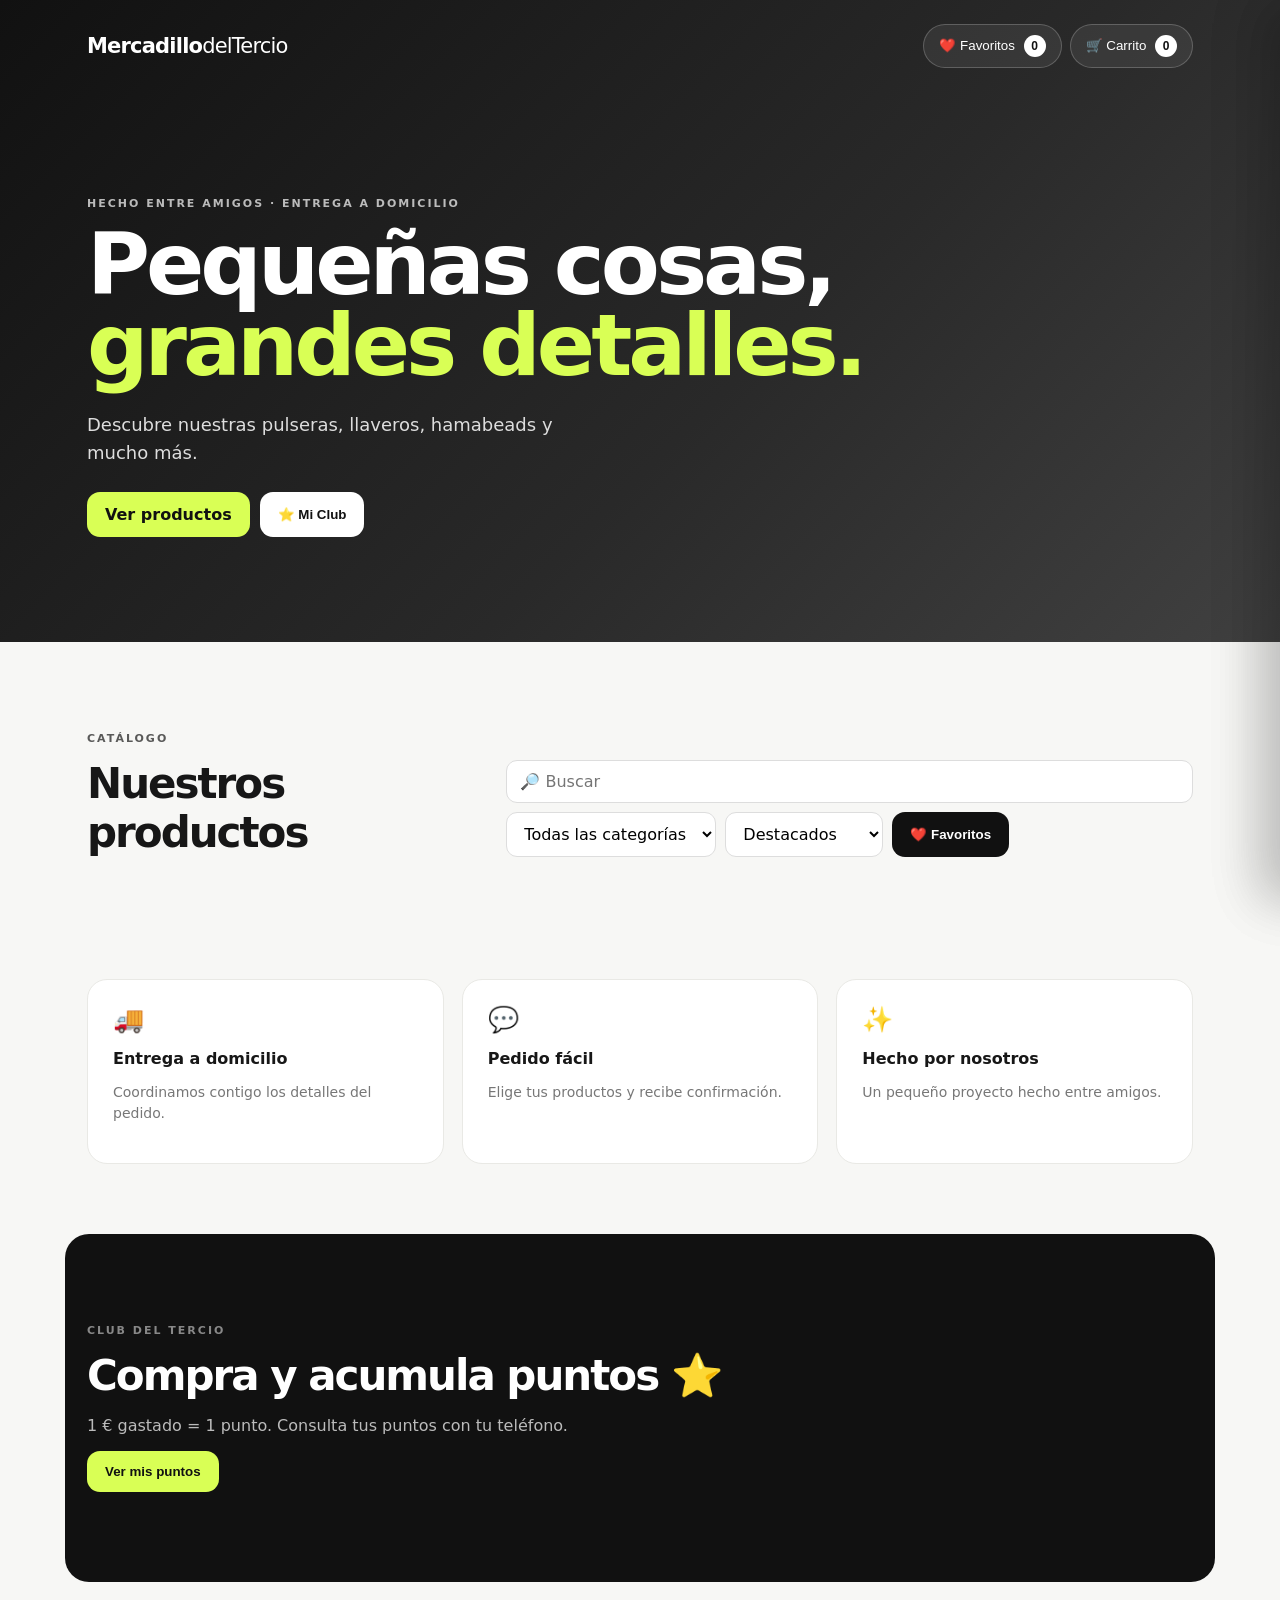
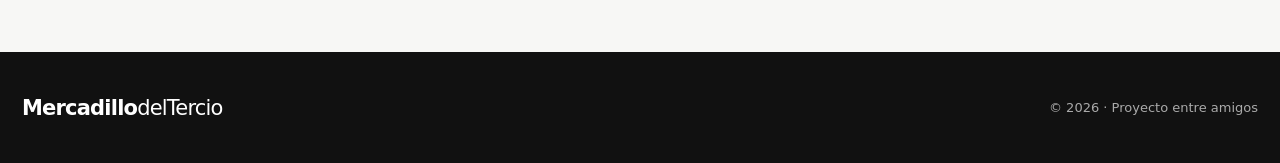
<file: index.html>
<!doctype html>
<html lang="es">
<head>
<meta charset="utf-8"><meta name="viewport" content="width=device-width,initial-scale=1">
<meta name="description" content="Mercadillo del Tercio">
<title>Mercadillo del Tercio</title>
<link rel="stylesheet" href="styles.css">
</head>
<body>
<header class="hero">
<nav class="nav">
<a class="logo" href="#">Mercadillo<span>delTercio</span></a>
<div class="nav-actions">
<button id="favoritesBtn" class="cart-btn">❤️ Favoritos <b id="favoritesCount">0</b></button>
<button id="openCart" class="cart-btn">🛒 Carrito <b id="cartCount">0</b></button>
</div>
</nav>
<div class="hero-content">
<p class="eyebrow">Hecho entre amigos · Entrega a domicilio</p>
<h1>Pequeñas cosas,<br><span>grandes detalles.</span></h1>
<p>Descubre nuestras pulseras, llaveros, hamabeads y mucho más.</p>
<div class="hero-actions"><a href="#productos" class="primary">Ver productos</a><button class="secondary" id="clubBtn">⭐ Mi Club</button></div>
</div>
</header>

<main>
<section class="section" id="productos">
<div class="section-title">
<div><p class="eyebrow">Catálogo</p><h2>Nuestros productos</h2></div>
<div class="toolbar">
<input id="searchProducts" class="search" placeholder="🔎 Buscar">
<select id="categoryFilter"><option value="">Todas las categorías</option></select>
<select id="sortProducts"><option value="featured">Destacados</option><option value="bestsellers">Más vendidos</option><option value="newest">Novedades</option><option value="priceAsc">Precio menor</option><option value="priceDesc">Precio mayor</option></select>
<button id="showFavorites" class="extra-btn">❤️ Favoritos</button>
</div>
</div>
<div id="featuredWrap"></div>
<div class="grid" id="productGrid"></div>
</section>

<section class="info">
<div><span>🚚</span><strong>Entrega a domicilio</strong><p>Coordinamos contigo los detalles del pedido.</p></div>
<div><span>💬</span><strong>Pedido fácil</strong><p>Elige tus productos y recibe confirmación.</p></div>
<div><span>✨</span><strong>Hecho por nosotros</strong><p>Un pequeño proyecto hecho entre amigos.</p></div>
</section>

<section class="section club-box">
<div><p class="eyebrow">Club del Tercio</p><h2>Compra y acumula puntos ⭐</h2><p>1 € gastado = 1 punto. Consulta tus puntos con tu teléfono.</p><button class="primary" id="clubBtn2">Ver mis puntos</button></div>
</section>
</main>

<div class="overlay" id="overlay"></div>

<aside class="cart" id="cart">
<div class="cart-head"><h2>Tu pedido</h2><button type="button" id="closeCart" class="icon-btn">✕</button></div>
<div id="cartItems" class="cart-items"></div>
<div class="cart-bottom">
<div class="coupon-row"><input id="coupon" placeholder="Código de descuento"><button type="button" id="applyCoupon" class="small-btn">Aplicar</button></div>
<div id="couponMessage" class="small"></div>
<div class="total"><span>Total</span><strong id="cartTotal">0,00 €</strong></div>
<button type="button" class="primary full" id="checkoutBtn">Hacer pedido</button>
</div>
</aside>

<aside class="cart" id="favoritesPanel">
<div class="cart-head"><h2>❤️ Favoritos</h2><button type="button" id="closeFavorites" class="icon-btn">✕</button></div>
<div id="favoriteItems" class="cart-items"></div>
</aside>

<dialog id="checkoutDialog">
<form id="checkoutForm">
<button type="button" class="dialog-close" onclick="this.closest('dialog').close()">✕</button>
<p class="eyebrow">Último paso</p><h2>Datos de entrega</h2>
<label>Nombre<input required id="name"></label>
<label>Teléfono<input required id="phone"></label>
<label>Dirección<textarea required id="address" rows="3"></textarea></label>
<label>Notas (opcional)<textarea id="notes" rows="2"></textarea></label>
<button class="primary full" type="submit">Confirmar pedido</button>
</form>
</dialog>

<dialog id="clubDialog">
<form id="clubForm">
<button type="button" class="dialog-close" onclick="this.closest('dialog').close()">✕</button>
<p class="eyebrow">Club del Tercio</p><h2>⭐ Tus puntos</h2>
<label>Teléfono<input required id="clubPhone"></label>
<button class="primary full" type="submit">Consultar puntos</button>
<div id="clubResult" class="club-result"></div>
</form>
</dialog>

<dialog id="reviewDialog">
<form id="reviewForm">
<button type="button" class="dialog-close" onclick="this.closest('dialog').close()">✕</button>
<p class="eyebrow">Valorar producto</p><h2>⭐ Tu opinión</h2>
<input type="hidden" id="reviewProductId">
<label>Nombre<input id="reviewName" maxlength="40"></label>
<label>Valoración<select id="reviewRating"><option value="5">5 ⭐⭐⭐⭐⭐</option><option value="4">4 ⭐⭐⭐⭐</option><option value="3">3 ⭐⭐⭐</option><option value="2">2 ⭐⭐</option><option value="1">1 ⭐</option></select></label>
<label>Comentario<textarea id="reviewText" rows="3"></textarea></label>
<button class="primary full" type="submit">Enviar valoración</button>
</form>
</dialog>

<footer><div class="logo">Mercadillo<span>delTercio</span></div><p>© 2026 · Proyecto entre amigos</p></footer>
<script src="app.js"></script>
</body>
</html>
</file>
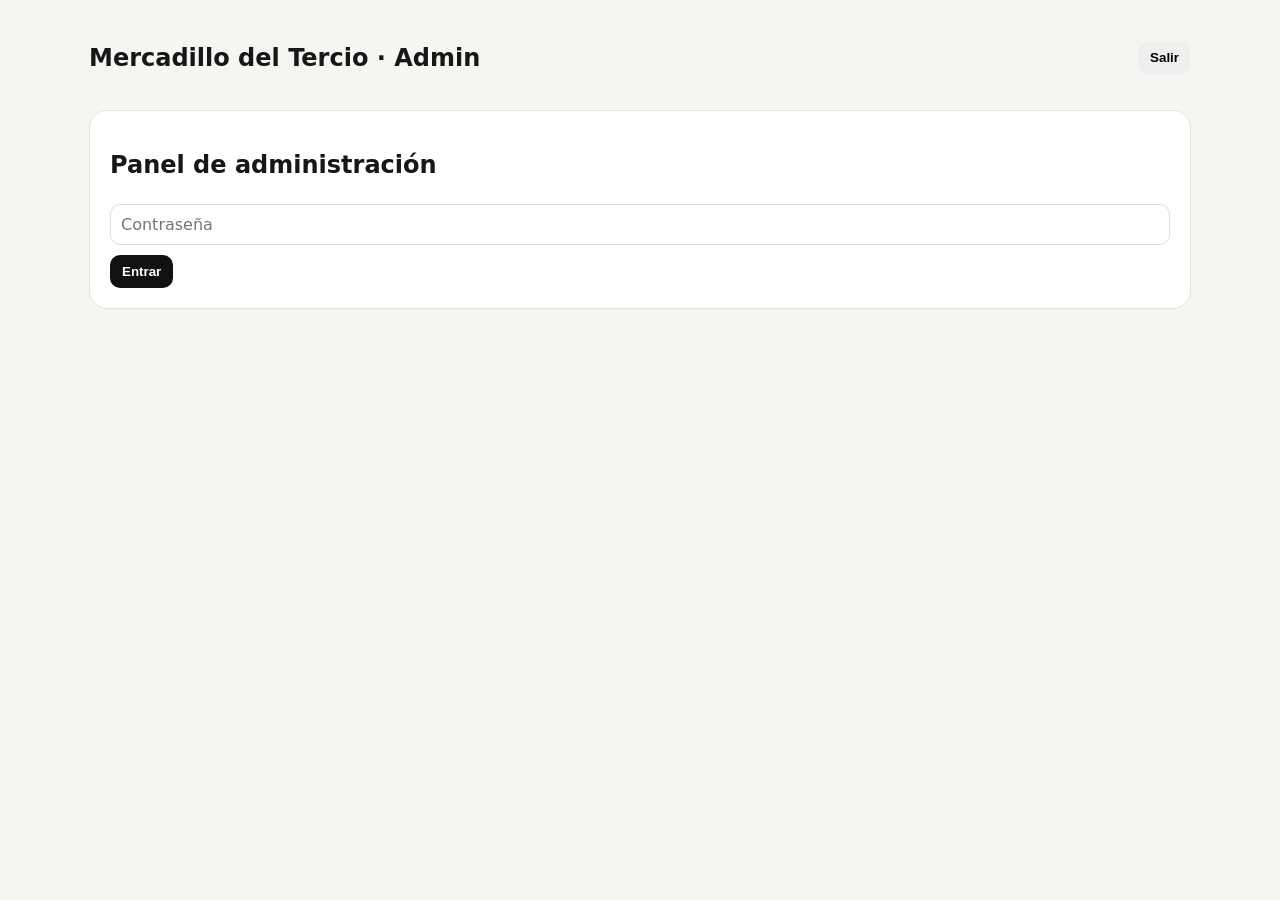
<file: admin.html>
<!doctype html>
<html lang="es"><head><meta charset="utf-8"><meta name="viewport" content="width=device-width,initial-scale=1"><title>Admin · Mercadillo del Tercio</title>
<style>*{box-sizing:border-box}body{margin:0;font-family:system-ui,-apple-system,Segoe UI,sans-serif;background:#f5f5f2;color:#171717}.wrap{max-width:1150px;margin:auto;padding:24px}.top{display:flex;justify-content:space-between;align-items:center}.card{background:#fff;border:1px solid #e4e4df;border-radius:18px;padding:20px;margin:18px 0}.grid{display:grid;grid-template-columns:repeat(2,1fr);gap:12px}.stats{display:grid;grid-template-columns:repeat(6,1fr);gap:10px}.stat{background:#fafafa;border:1px solid #eee;padding:12px;border-radius:12px}.stat b{display:block;font-size:22px}.tabs{display:flex;gap:8px;flex-wrap:wrap;margin-bottom:15px}.tab{border:1px solid #ddd;background:#fff;border-radius:999px;padding:9px 13px;cursor:pointer}.active{background:#111;color:#fff}.hidden{display:none!important}input,textarea,select{width:100%;padding:10px;margin-top:5px;border:1px solid #ddd;border-radius:10px;font:inherit}.btn{border:0;border-radius:10px;padding:9px 12px;font-weight:800;cursor:pointer}.primary{background:#111;color:#fff}.danger{background:#ffe1e1;color:#900}.table{overflow:auto}table{width:100%;border-collapse:collapse}th,td{padding:8px;border-bottom:1px solid #eee;text-align:left;font-size:13px}.msg{display:none;background:#eff7d7;padding:10px;border-radius:9px}.msg.on{display:block}@media(max-width:850px){.grid,.stats{grid-template-columns:1fr 1fr}}@media(max-width:550px){.grid,.stats{grid-template-columns:1fr}}</style>
</head><body><div class="wrap"><div class="top"><h2>Mercadillo del Tercio · Admin</h2><button id="logout" class="btn">Salir</button></div>
<section id="login" class="card"><h1>Panel de administración</h1><input id="pass" type="password" placeholder="Contraseña"><button id="go" class="btn primary" style="margin-top:10px">Entrar</button><div id="loginMsg" class="msg"></div></section>
<section id="panel" class="hidden"><div id="msg" class="msg"></div>
<div class="card"><div class="stats"><div class="stat">Ventas<b id="sales">0 €</b></div><div class="stat">Pedidos<b id="ordersCount">0</b></div><div class="stat">Productos<b id="productsCount">0</b></div><div class="stat">Poco stock<b id="low">0</b></div><div class="stat">Pendientes<b id="pending">0</b></div><div class="stat">Entregados<b id="delivered">0</b></div></div></div>
<div class="tabs"><button class="tab active" data-tab="productsTab">🛍️ Productos</button><button class="tab" data-tab="ordersTab">📦 Historial y estados</button><button class="tab" data-tab="couponsTab">🎟️ Cupones</button></div>
<section id="productsTab"><div class="card"><h2>Añadir producto</h2><form id="addForm"><div class="grid"><label>Nombre<input required id="productName"></label><label>Precio<input required id="productPrice" type="number" min="0" step="0.01"></label><label>Precio anterior<input id="oldPrice" type="number" min="0" step="0.01"></label><label>Categoría<input id="category"></label><label>Stock<input required id="stock" type="number" min="0"></label><label>Emoji<input id="emoji"></label><label>Foto URL<input id="image"></label></div><label>Descripción<textarea id="description"></textarea></label><label><input id="featured" type="checkbox" style="width:auto"> Destacado</label><label><input id="isNew" type="checkbox" checked style="width:auto"> Nuevo</label><br><button class="btn primary">Añadir producto</button></form></div><div class="card"><h2>Productos</h2><div id="products" class="table"></div></div></section>
<section id="ordersTab" class="hidden"><div class="card"><h2>Historial de pedidos</h2><div id="orders" class="table"></div></div></section>
<section id="couponsTab" class="hidden"><div class="card"><h2>Cupones</h2><form id="couponForm" class="grid"><label>Código<input required id="couponCode"></label><label>Tipo<select id="couponType"><option value="percent">%</option><option value="fixed">€</option></select></label><label>Valor<input required id="couponValue" type="number" min="0" step="0.01"></label><div><br><button class="btn primary">Añadir</button></div></form><div id="coupons" class="table"></div></div></section>
</section></div>
<script>
const API="https://script.google.com/macros/s/AKfycbwbwCPAaHm83HLa119PATjGNv47aF8_5I6Bl8PVzFWfNz8BLe99-VINh3l9AlOP0bTw6A/exec";
let password=sessionStorage.getItem("mdt-admin-password")||"";
function jsonp(url){return new Promise((resolve,reject)=>{const cb="adm_"+Date.now()+"_"+Math.random().toString(36).slice(2),s=document.createElement("script");window[cb]=d=>{delete window[cb];s.remove();resolve(d)};s.onerror=()=>{delete window[cb];s.remove();reject(Error("connection"))};s.src=url+(url.includes("?")?"&":"?")+"callback="+cb;document.body.appendChild(s)})}
function post(d){return fetch(API,{method:"POST",mode:"no-cors",headers:{"Content-Type":"text/plain"},body:JSON.stringify(d)})}
function msg(t){const e=document.getElementById("msg");e.textContent=t;e.classList.add("on");setTimeout(()=>e.classList.remove("on"),2500)}
function esc(s){return String(s??"").replace(/[&<>"']/g,m=>({"&":"&amp;","<":"&lt;",">":"&gt;","\"":"&quot;","'":"&#039;"}[m]))}
async function dashboard(){const d=await jsonp(API+"?action=dashboard&password="+encodeURIComponent(password));if(!d.ok)return;document.getElementById("sales").textContent=Number(d.stats.sales).toFixed(2).replace(".",",")+" €";document.getElementById("ordersCount").textContent=d.stats.orders;document.getElementById("productsCount").textContent=d.stats.products;document.getElementById("low").textContent=d.stats.low;document.getElementById("pending").textContent=d.stats.pending;document.getElementById("delivered").textContent=d.stats.delivered}
async function loadProducts(){const d=await jsonp(API+"?action=list");if(!d.ok)return;document.getElementById("products").innerHTML="<table><tr><th>Producto</th><th>Precio</th><th>Stock</th><th>Categoría</th><th>Acciones</th></tr>"+d.products.map(p=>`<tr><td><b>${esc(p.name)}</b><br><small>${esc(p.desc||"")}</small></td><td><input id="pr${p.id}" value="${p.price}"></td><td><input id="st${p.id}" value="${p.stock}"></td><td><input id="ca${p.id}" value="${esc(p.category||"Otros")}"></td><td><button class="btn primary" onclick="saveProduct(${p.id})">Guardar</button> <button class="btn danger" onclick="deleteProduct(${p.id})">Eliminar</button></td></tr>`).join("")+"</table>"}
async function saveProduct(id){await post({action:"edit",password,id,price:document.getElementById("pr"+id).value,stock:document.getElementById("st"+id).value,category:document.getElementById("ca"+id).value});msg("Guardado ✅");setTimeout(()=>{loadProducts();dashboard()},700)}
async function deleteProduct(id){if(!confirm("¿Eliminar?"))return;await post({action:"delete",password,id});msg("Eliminado ✅");setTimeout(()=>{loadProducts();dashboard()},700)}
async function loadOrders(){const d=await jsonp(API+"?action=orders&password="+encodeURIComponent(password));if(!d.ok)return;document.getElementById("orders").innerHTML="<table><tr><th>Pedido</th><th>Cliente</th><th>Total</th><th>Estado</th></tr>"+d.orders.map(o=>`<tr><td>${esc(o.id)}<br><small>${new Date(o.date).toLocaleString()}</small></td><td>${esc(o.name)}<br>${esc(o.phone)}<br>${esc(o.address)}</td><td>${Number(o.total||0).toFixed(2).replace(".",",")} €</td><td><select onchange="statusOrder('${esc(o.id)}',this.value)">${["pendiente","preparando","enviado","entregado","cancelado"].map(s=>`<option ${o.status===s?"selected":""}>${s}</option>`).join("")}</select></td></tr>`).join("")+"</table>"}
async function statusOrder(id,status){await post({action:"status",password,id,status});msg("Estado actualizado ✅");setTimeout(()=>{loadOrders();dashboard()},700)}
async function loadCoupons(){const d=await jsonp(API+"?action=list");if(!d.ok)return;document.getElementById("coupons").innerHTML="<table><tr><th>Código</th><th>Tipo</th><th>Valor</th></tr>"+d.coupons.map(c=>`<tr><td>${esc(c.code)}</td><td>${esc(c.type)}</td><td>${c.value}</td></tr>`).join("")+"</table>"}
document.getElementById("go").onclick=async()=>{const v=document.getElementById("pass").value.trim();if(!v)return;try{const d=await jsonp(API+"?action=auth&password="+encodeURIComponent(v));if(!d.ok){document.getElementById("loginMsg").textContent="Contraseña incorrecta";document.getElementById("loginMsg").classList.add("on");return}password=v;sessionStorage.setItem("mdt-admin-password",password);document.getElementById("login").classList.add("hidden");document.getElementById("panel").classList.remove("hidden");dashboard();loadProducts()}catch(e){document.getElementById("loginMsg").textContent="No se pudo conectar";document.getElementById("loginMsg").classList.add("on")}};
document.getElementById("pass").addEventListener("keydown",e=>{if(e.key==="Enter")document.getElementById("go").click()});document.getElementById("logout").onclick=()=>{sessionStorage.removeItem("mdt-admin-password");location.reload()};
document.querySelectorAll(".tab").forEach(b=>b.onclick=()=>{document.querySelectorAll(".tab").forEach(x=>x.classList.remove("active"));b.classList.add("active");["productsTab","ordersTab","couponsTab"].forEach(x=>document.getElementById(x).classList.toggle("hidden",x!==b.dataset.tab));if(b.dataset.tab==="ordersTab")loadOrders();if(b.dataset.tab==="couponsTab")loadCoupons()});
document.getElementById("addForm").onsubmit=async e=>{e.preventDefault();await post({action:"add",password,name:document.getElementById("productName").value,price:document.getElementById("productPrice").value,oldPrice:document.getElementById("oldPrice").value,category:document.getElementById("category").value,stock:document.getElementById("stock").value,emoji:document.getElementById("emoji").value,image:document.getElementById("image").value,desc:document.getElementById("description").value,featured:document.getElementById("featured").checked,isNew:document.getElementById("isNew").checked});e.target.reset();document.getElementById("isNew").checked=true;msg("Producto añadido ✅");setTimeout(()=>{loadProducts();dashboard()},700)};
document.getElementById("couponForm").onsubmit=async e=>{e.preventDefault();await post({action:"couponAdd",password,code:document.getElementById("couponCode").value,type:document.getElementById("couponType").value,value:document.getElementById("couponValue").value});e.target.reset();msg("Cupón añadido ✅");setTimeout(loadCoupons,700)};
if(password){document.getElementById("login").classList.add("hidden");document.getElementById("panel").classList.remove("hidden");dashboard();loadProducts()}
</script></body></html>
</file>
<file: styles.css>
*{box-sizing:border-box}html{scroll-behavior:smooth}body{margin:0;font-family:Inter,system-ui,-apple-system,BlinkMacSystemFont,"Segoe UI",sans-serif;background:#f7f7f5;color:#171717}.hero{min-height:620px;background:linear-gradient(135deg,#111 0%,#292929 58%,#414141 100%);color:#fff}.nav{max-width:1150px;margin:auto;padding:24px 22px;display:flex;align-items:center;justify-content:space-between}.logo{font-weight:900;letter-spacing:-.8px;font-size:21px;color:inherit;text-decoration:none}.logo span{font-weight:500}.nav-actions{display:flex;gap:8px}.cart-btn{border:1px solid #ffffff35;background:#ffffff12;color:#fff;border-radius:999px;padding:10px 15px;cursor:pointer}.cart-btn b{display:inline-grid;place-items:center;min-width:22px;height:22px;margin-left:5px;border-radius:50%;background:#fff;color:#111;font-size:12px}.hero-content{max-width:1150px;margin:0 auto;padding:105px 22px}.eyebrow{text-transform:uppercase;letter-spacing:2px;font-size:11px;font-weight:800;opacity:.7;margin:0 0 14px}.hero h1{font-size:clamp(48px,8vw,86px);line-height:.94;letter-spacing:-4px;margin:0 0 25px}.hero h1 span{color:#d9ff55}.hero-content>p:not(.eyebrow){max-width:500px;color:#ddd;font-size:18px;line-height:1.6}.hero-actions{display:flex;gap:10px;margin-top:24px}.primary,.secondary,.extra-btn,.small-btn{display:inline-block;border:0;border-radius:13px;padding:13px 18px;font-weight:850;text-decoration:none;cursor:pointer}.primary{background:#d9ff55;color:#111}.secondary{background:#fff;color:#111}.extra-btn,.small-btn{background:#111;color:#fff}.section{max-width:1150px;margin:auto;padding:90px 22px}.section-title{display:flex;align-items:end;justify-content:space-between;gap:20px;margin-bottom:32px}.section h2,.club-box h2{font-size:42px;letter-spacing:-2px;margin:0}.toolbar{display:flex;gap:9px;flex-wrap:wrap}.search,.toolbar select,.coupon-row input{border:1px solid #ddd;border-radius:11px;background:#fff;padding:11px 13px;font:inherit}.search{min-width:190px}.featured{background:#111;color:#fff;border-radius:22px;padding:22px;display:flex;justify-content:space-between;gap:15px;align-items:center;margin-bottom:25px}.featured h3{margin:5px 0}.grid{display:grid;grid-template-columns:repeat(4,1fr);gap:18px}.card{background:#fff;border:1px solid #e9e9e5;border-radius:22px;overflow:hidden;box-shadow:0 10px 35px #00000008;position:relative}.product-image{aspect-ratio:1;background:linear-gradient(145deg,#ededeb,#fafafa);display:grid;place-items:center;font-size:72px;overflow:hidden}.product-image img{width:100%;height:100%;object-fit:cover}.card-body{padding:20px}.card h3{margin:0 0 7px;font-size:20px}.desc{color:#777;min-height:42px;margin:0 0 12px;font-size:14px;line-height:1.45}.price-row{display:flex;align-items:center;justify-content:space-between;gap:8px}.price{font-weight:900}.old-price{text-decoration:line-through;color:#999;margin-right:6px;font-weight:600}.stock{font-size:12px;color:#666}.add{border:0;background:#111;color:#fff;border-radius:11px;padding:10px 13px;cursor:pointer}.add:disabled{opacity:.45}.favorite-toggle{position:absolute;right:12px;top:12px;width:38px;height:38px;border:0;border-radius:50%;background:#fff;box-shadow:0 3px 12px #0002;cursor:pointer;font-size:18px;z-index:2}.favorite-toggle.active{background:#111;color:#fff}.badge{position:absolute;left:12px;top:12px;background:#d9ff55;color:#111;border-radius:999px;padding:6px 9px;font-weight:900;font-size:11px;z-index:2}.badge-new{position:absolute;left:12px;top:48px;background:#b7e8ff;color:#111;border-radius:999px;padding:6px 9px;font-weight:900;font-size:11px;z-index:2}.info{max-width:1150px;margin:0 auto 70px;padding:0 22px;display:grid;grid-template-columns:repeat(3,1fr);gap:18px}.info>div{background:#fff;border:1px solid #e9e9e5;border-radius:20px;padding:25px}.info span{font-size:25px}.info strong{display:block;margin-top:15px}.info p{color:#777;font-size:14px;line-height:1.5}.club-box{background:#111;color:#fff;border-radius:24px;margin-bottom:70px}.club-box p{color:#bbb}.club-result{margin-top:15px;padding:15px;border-radius:12px;background:#f4f4ef}.overlay{display:none;position:fixed;inset:0;background:#0008;z-index:10}.overlay.show{display:block}.cart{position:fixed;z-index:11;right:0;top:0;height:100vh;width:min(430px,100%);background:#fff;transform:translateX(100%);transition:.25s;display:flex;flex-direction:column;box-shadow:-20px 0 50px #0002}.cart.open{transform:translateX(0)}.cart-head{display:flex;justify-content:space-between;align-items:center;padding:24px;border-bottom:1px solid #eee}.cart-head h2{margin:0}.icon-btn,.dialog-close{border:0;background:transparent;font-size:20px;cursor:pointer}.cart-items{padding:18px 24px;overflow:auto;flex:1}.cart-line,.favorite-line{display:flex;justify-content:space-between;gap:15px;padding:15px 0;border-bottom:1px solid #eee}.qty{display:flex;gap:8px;align-items:center;margin-top:7px}.qty button{border:1px solid #ddd;background:#fff;border-radius:7px;width:26px;height:26px;cursor:pointer}.cart-bottom{padding:20px 24px;border-top:1px solid #eee}.coupon-row{display:flex;gap:8px}.coupon-row input{flex:1}.total{display:flex;justify-content:space-between;font-size:20px;margin:14px 0}.full{width:100%;text-align:center}.small{font-size:12px;color:#888;line-height:1.4}dialog{border:0;border-radius:22px;padding:0;width:min(500px,calc(100% - 30px));box-shadow:0 30px 80px #0004}dialog::backdrop{background:#0008}dialog form{position:relative;padding:30px}label{display:block;font-size:13px;font-weight:750;margin:15px 0}input,textarea{display:block;width:100%;margin-top:7px;border:1px solid #ddd;border-radius:10px;padding:12px;font:inherit;resize:vertical}footer{background:#111;color:#fff;padding:35px 22px;display:flex;justify-content:space-between;align-items:center}footer p{color:#aaa;font-size:13px}@media(max-width:850px){.grid{grid-template-columns:repeat(2,1fr)}.info{grid-template-columns:1fr}.section-title{display:block}.toolbar{margin-top:15px}}@media(max-width:520px){.grid{grid-template-columns:1fr}.hero h1{letter-spacing:-2px}footer{display:block;text-align:center}}
</file>
